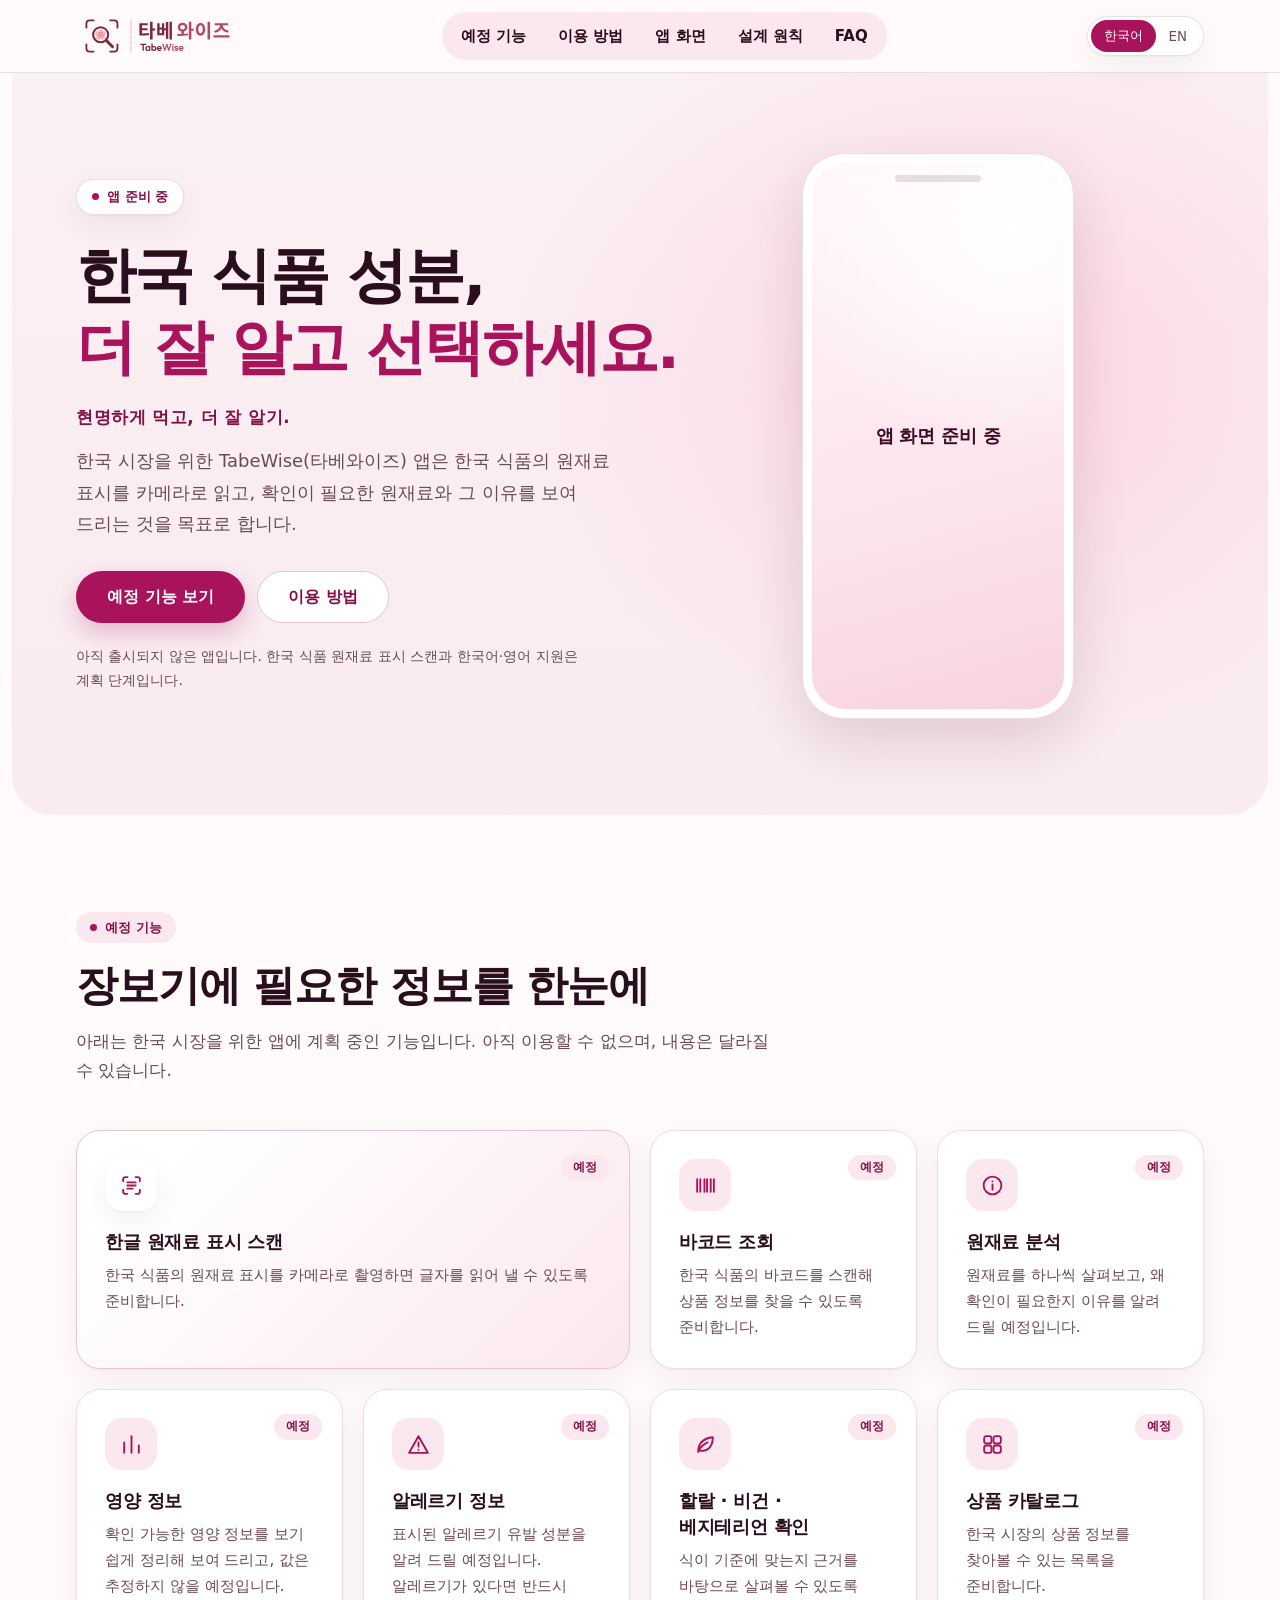
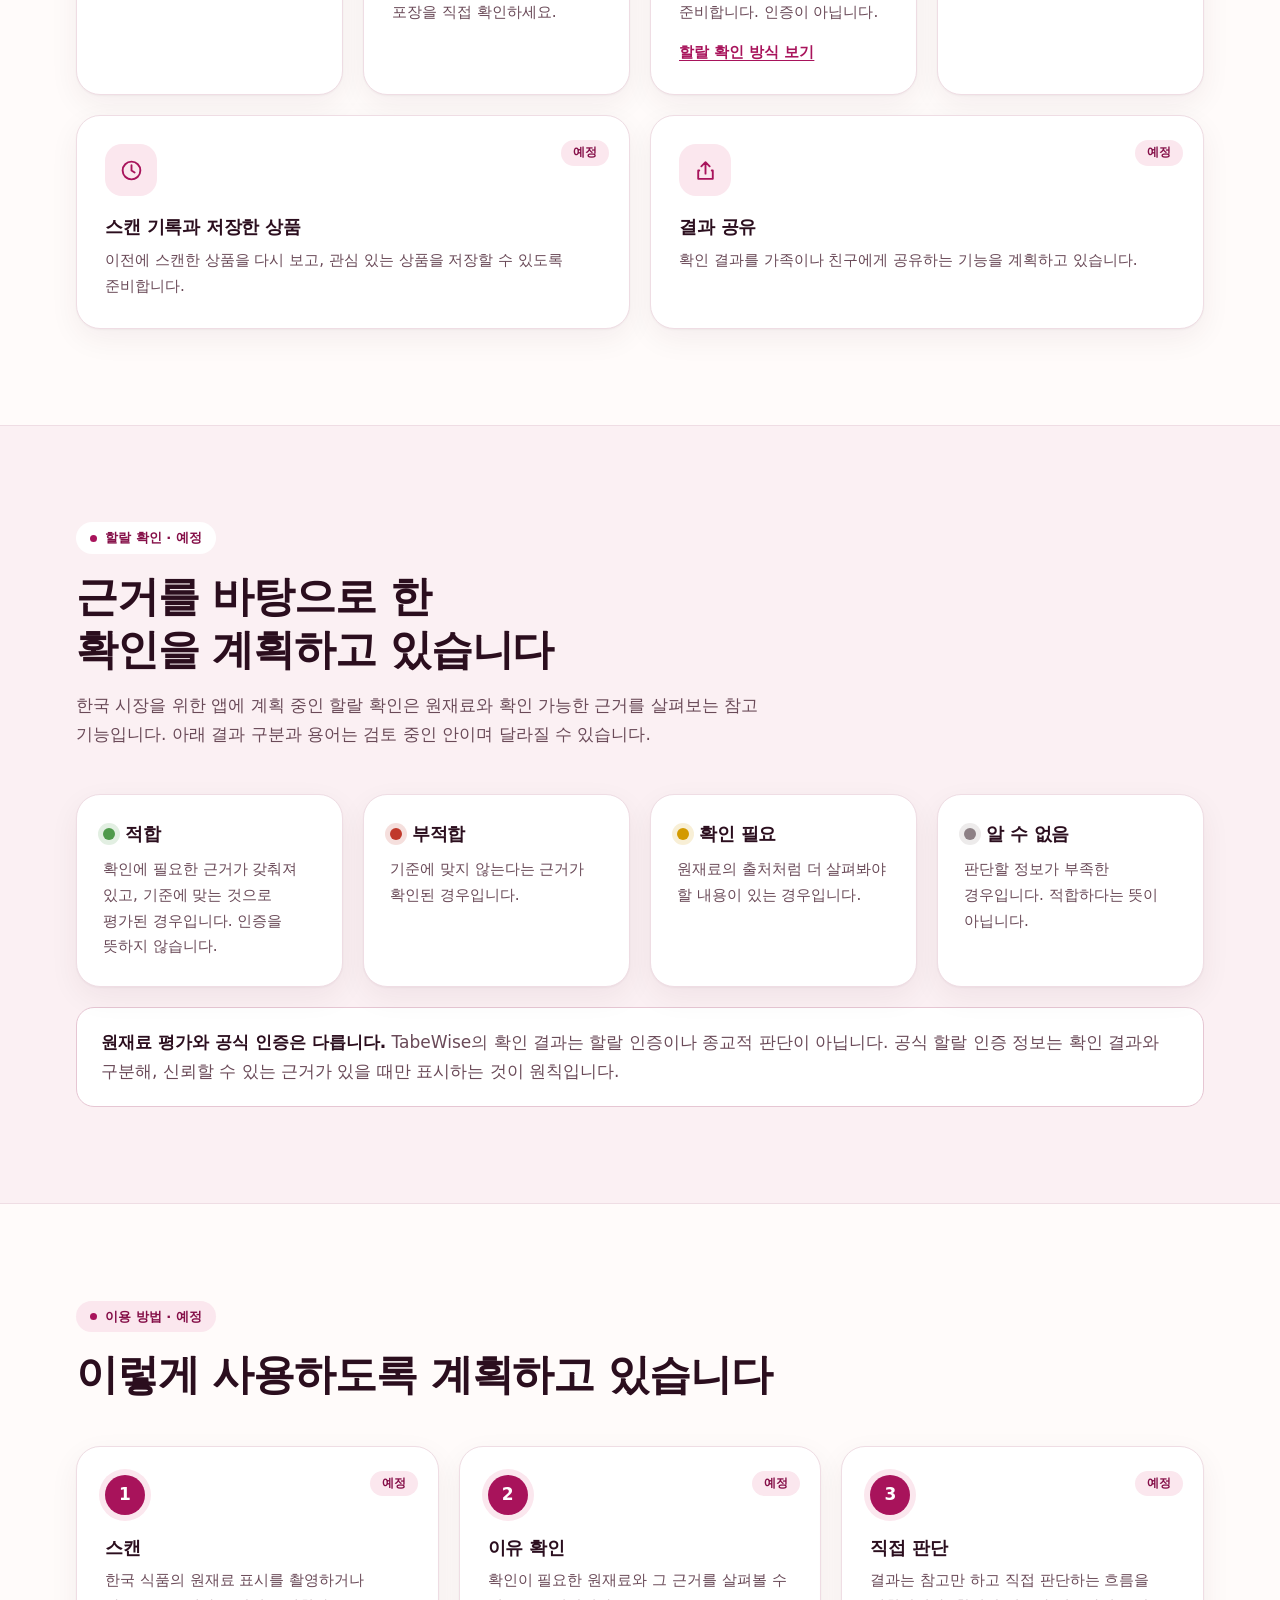
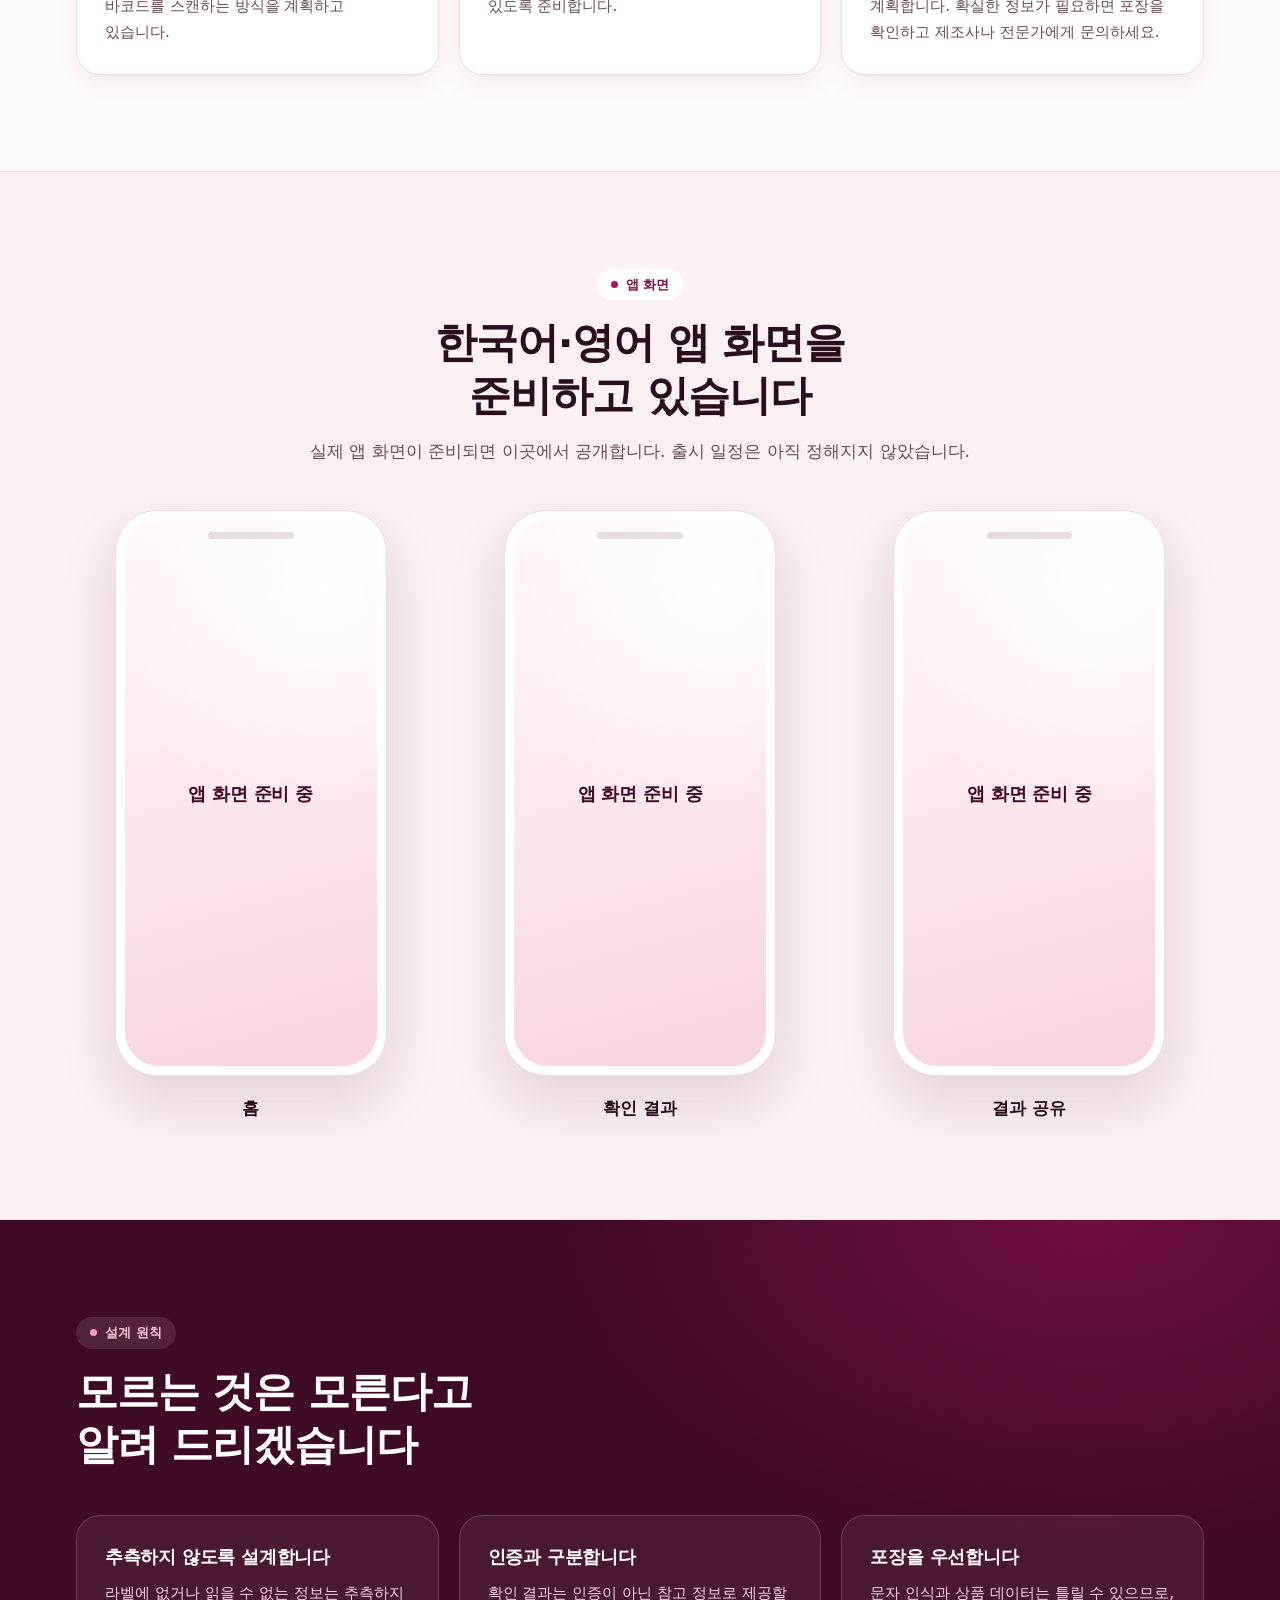
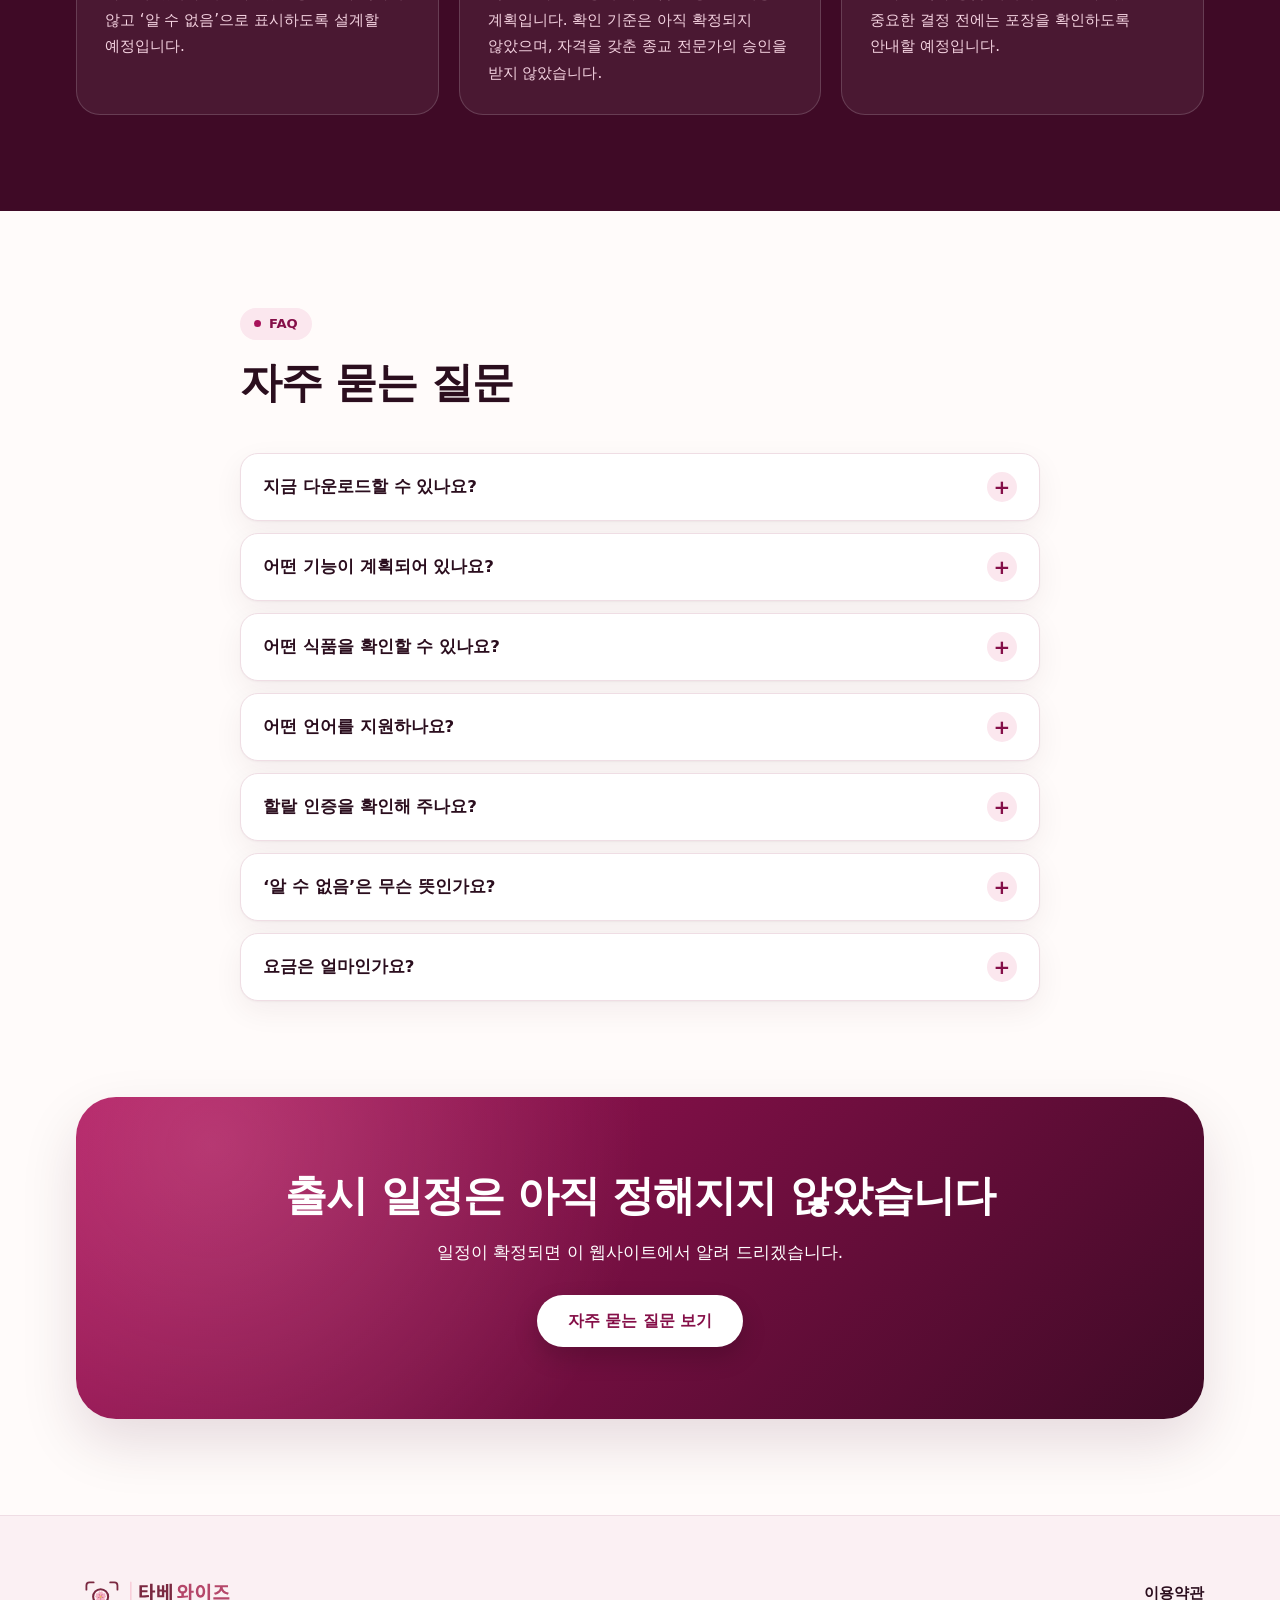
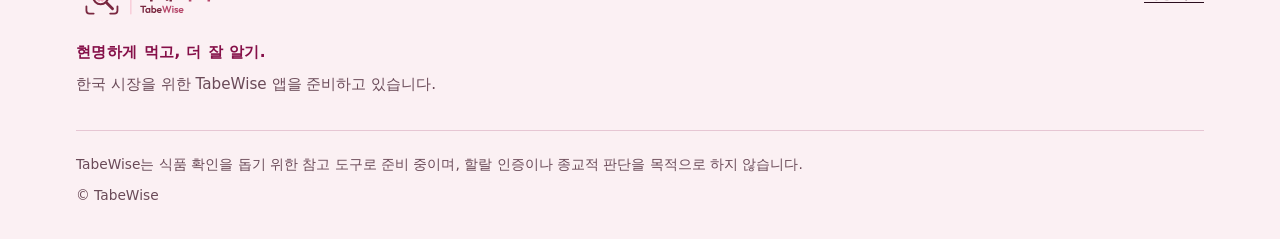
<file: index.html>
<!DOCTYPE html>
<html lang="ko">
<head>
<meta charset="utf-8">
<meta name="color-scheme" content="light">
<meta name="viewport" content="width=device-width, initial-scale=1">
<title>TabeWise 타베와이즈 | 한국 식품 성분 확인 앱 준비 중</title>
<meta name="description" content="TabeWise(타베와이즈)는 한국 식품의 원재료 표시를 이해하도록 돕는, 한국 시장을 위한 앱을 준비하고 있습니다. 한국 식품 원재료 표시 스캔과 한국어·영어 지원을 계획하고 있으며, 아직 출시되지 않았습니다.">
<meta name="theme-color" content="#fff2f7">
<link rel="icon" type="image/svg+xml" href="images/favicon.svg">
<link rel="icon" type="image/png" sizes="32x32" href="images/favicon-32.png">
<link rel="canonical" href="https://tabewisekr.github.io/">
<meta property="og:url" content="https://tabewisekr.github.io/">
<!-- Share image still required: add og:image and twitter:image once approved. -->
<meta property="og:type" content="website">
<meta property="og:site_name" content="TabeWise">
<meta property="og:locale" content="ko_KR">
<meta property="og:locale:alternate" content="en_US">
<meta property="og:title" content="TabeWise 타베와이즈 | 한국 식품 성분 확인 앱 준비 중">
<meta property="og:description" content="한국 식품 성분, 더 잘 알고 선택하세요. 원재료 표시 스캔과 한국어·영어 지원을 계획 중인 앱을 준비하고 있습니다.">
<meta name="twitter:card" content="summary">
<meta name="twitter:title" content="TabeWise 타베와이즈 | 한국 식품 성분 확인 앱 준비 중">
<meta name="twitter:description" content="한국 식품 성분, 더 잘 알고 선택하세요. 원재료 표시 스캔과 한국어·영어 지원을 계획 중인 앱을 준비하고 있습니다.">
<link rel="stylesheet" href="css/home.css?v=14">
<noscript><style>
/* Without JavaScript the menu button and language switch cannot work: show the links instead. */
.menu-btn,.lang{display:none}
@media(max-width:960px){
.nav{position:static}
section{scroll-margin-top:0}
.nav .wrap{height:auto;flex-wrap:wrap;padding-top:12px;padding-bottom:12px}
.nav nav{display:block;position:static;flex-basis:100%;margin:0;padding:0;border:0;box-shadow:none;max-height:none;overflow:visible}
.nav ul{flex-direction:row;flex-wrap:wrap}
.nav ul a{padding:10px 12px}
}
</style></noscript>
</head>
<body>
<a class="skip" href="#main" data-en="Skip to content">본문으로 건너뛰기</a>

<header class="nav">
  <div class="wrap">
    <a class="brand" href="#top" aria-label="TabeWise 타베와이즈"><img class="logo" src="images/tabewise-logo-animated.svg" width="166" height="52" alt="타베와이즈 TabeWise"></a>
    <button class="menu-btn" type="button" aria-expanded="false" aria-controls="site-nav" aria-label="메뉴" data-aria-en="Menu"><span></span><span></span></button>
    <nav id="site-nav" aria-label="주요 메뉴" data-aria-en="Main"><ul><li><a href="#features" data-en="Planned features">예정 기능</a></li><li><a href="#how" data-en="How it works">이용 방법</a></li><li><a href="#preview" data-en="App screens">앱 화면</a></li><li><a href="#trust" data-en="Design principles">설계 원칙</a></li><li><a href="#faq" data-en="FAQ">FAQ</a></li></ul></nav>
    <div class="lang" role="group" aria-label="언어" data-aria-en="Language"><button type="button" data-lang="ko" aria-pressed="true" lang="ko">한국어</button><button type="button" data-lang="en" aria-pressed="false" lang="en">EN</button></div>
  </div>
</header>

<main id="main">

<section class="hero" id="top">
  <div class="wrap">
    <div class="hero-text">
      <p class="status" data-en="App in Preparation">앱 준비 중</p>
      <h1 data-en="Understand Korean food ingredients.<br><em>Choose better.</em>">한국 식품 성분,<br><em>더 잘 알고 선택하세요.</em></h1>
      <p class="tagline" data-en="Eat Smart. Know Better.">현명하게 먹고, 더 잘 알기.</p>
      <p class="lead" data-en="The TabeWise app for South Korea is being designed to read Korean ingredient labels with your camera and show which ingredients to check, and why.">한국 시장을 위한 TabeWise(타베와이즈) 앱은 한국 식품의 원재료 표시를 카메라로 읽고, 확인이 필요한 원재료와 그 이유를 보여 드리는 것을 목표로 합니다.</p>
      <div class="cta"><a class="btn primary" href="#features" data-en="See planned features">예정 기능 보기</a><a class="btn ghost" href="#how" data-en="How it works">이용 방법</a></div>
      <p class="note" data-en="The app is not released yet. Korean ingredient label scanning and Korean and English support are planned.">아직 출시되지 않은 앱입니다. 한국 식품 원재료 표시 스캔과 한국어·영어 지원은 계획 단계입니다.</p>
    </div>
    <div class="hero-art"><figure class="shot" data-shot="hero" data-image-ko="" data-image-en="">
  <div class="phone"><div class="screen">
    <div class="slot"><strong data-en="App Preview in Preparation">앱 화면 준비 중</strong></div>
    <img class="shot-img" hidden width="1080" height="2400" alt="" data-alt-ko="홈 화면" data-alt-en="Home screen">
  </div></div>
</figure></div>
  </div>
</section>

<section id="features">
  <div class="wrap">
    <header class="shead"><p class="eyebrow" data-en="Planned features">예정 기능</p><h2 data-en="What you need to know while shopping">장보기에 필요한 정보를 한눈에</h2><p class="sub" data-en="These features are planned for the app for South Korea. They are not available yet and may change.">아래는 한국 시장을 위한 앱에 계획 중인 기능입니다. 아직 이용할 수 없으며, 내용은 달라질 수 있습니다.</p></header>
    <div class="bento">
      <article class="card wide tint"><span class="ic" aria-hidden="true"><svg viewBox="0 0 24 24" focusable="false"><path d="M4 8V6a2 2 0 0 1 2-2h2M16 4h2a2 2 0 0 1 2 2v2M20 16v2a2 2 0 0 1-2 2h-2M8 20H6a2 2 0 0 1-2-2v-2M8 9h8M8 12h8M8 15h5"/></svg></span><span class="badge" data-en="Planned">예정</span><h3 data-en="Korean ingredient label scanning">한글 원재료 표시 스캔</h3><p data-en="Will read the text of a Korean ingredient label from a camera photo.">한국 식품의 원재료 표시를 카메라로 촬영하면 글자를 읽어 낼 수 있도록 준비합니다.</p></article>
      <article class="card"><span class="ic" aria-hidden="true"><svg viewBox="0 0 24 24" focusable="false"><path d="M4 6v12M7 6v12M11 6v12M13.5 6v12M17 6v12M20 6v12"/></svg></span><span class="badge" data-en="Planned">예정</span><h3 data-en="Barcode lookup">바코드 조회</h3><p data-en="Will find product information from a Korean product barcode.">한국 식품의 바코드를 스캔해 상품 정보를 찾을 수 있도록 준비합니다.</p></article>
      <article class="card"><span class="ic" aria-hidden="true"><svg viewBox="0 0 24 24" focusable="false"><circle cx="12" cy="12" r="8.5"/><path d="M12 11v5M12 8h.01"/></svg></span><span class="badge" data-en="Planned">예정</span><h3 data-en="Ingredient analysis">원재료 분석</h3><p data-en="Will go through ingredients one by one and explain why any need checking.">원재료를 하나씩 살펴보고, 왜 확인이 필요한지 이유를 알려 드릴 예정입니다.</p></article>
      <article class="card"><span class="ic" aria-hidden="true"><svg viewBox="0 0 24 24" focusable="false"><path d="M5 20V10M12 20V4M19 20v-7"/></svg></span><span class="badge" data-en="Planned">예정</span><h3 data-en="Nutrition information">영양 정보</h3><p data-en="Will present available nutrition values clearly, without estimating any.">확인 가능한 영양 정보를 보기 쉽게 정리해 보여 드리고, 값은 추정하지 않을 예정입니다.</p></article>
      <article class="card"><span class="ic" aria-hidden="true"><svg viewBox="0 0 24 24" focusable="false"><path d="M12 4 3 20h18L12 4zM12 10v4M12 17h.01"/></svg></span><span class="badge" data-en="Planned">예정</span><h3 data-en="Allergen information">알레르기 정보</h3><p data-en="Will show declared allergens. If you have an allergy, always read the package.">표시된 알레르기 유발 성분을 알려 드릴 예정입니다. 알레르기가 있다면 반드시 포장을 직접 확인하세요.</p></article>
      <article class="card"><span class="ic" aria-hidden="true"><svg viewBox="0 0 24 24" focusable="false"><path d="M5 19c0-8 5-13 14-14 0 9-5 14-12 13M5 19c2-5 5-7 9-9"/></svg></span><span class="badge" data-en="Planned">예정</span><h3 data-en="Halal, vegan and vegetarian screening">할랄 · 비건 · 베지테리언 확인</h3><p data-en="Will assess products against dietary needs using evidence. This is not certification.">식이 기준에 맞는지 근거를 바탕으로 살펴볼 수 있도록 준비합니다. 인증이 아닙니다.</p><a class="more" href="#halal" data-en="How Halal screening is planned">할랄 확인 방식 보기</a></article>
      <article class="card"><span class="ic" aria-hidden="true"><svg viewBox="0 0 24 24" focusable="false"><rect x="4" y="4" width="7" height="7" rx="2"/><rect x="13" y="4" width="7" height="7" rx="2"/><rect x="4" y="13" width="7" height="7" rx="2"/><rect x="13" y="13" width="7" height="7" rx="2"/></svg></span><span class="badge" data-en="Planned">예정</span><h3 data-en="Product catalogue">상품 카탈로그</h3><p data-en="A catalogue of product information for the South Korean market is planned.">한국 시장의 상품 정보를 찾아볼 수 있는 목록을 준비합니다.</p></article>
      <article class="card wide"><span class="ic" aria-hidden="true"><svg viewBox="0 0 24 24" focusable="false"><path d="M12 7v5l3 2"/><circle cx="12" cy="12" r="8.5"/></svg></span><span class="badge" data-en="Planned">예정</span><h3 data-en="Scan history and saved products">스캔 기록과 저장한 상품</h3><p data-en="Will let you revisit past scans and save products you care about.">이전에 스캔한 상품을 다시 보고, 관심 있는 상품을 저장할 수 있도록 준비합니다.</p></article>
      <article class="card wide"><span class="ic" aria-hidden="true"><svg viewBox="0 0 24 24" focusable="false"><path d="M12 15V4M8 8l4-4 4 4M6 12H5v8h14v-8h-1"/></svg></span><span class="badge" data-en="Planned">예정</span><h3 data-en="Share scan results">결과 공유</h3><p data-en="Sharing a scan result with family or friends is planned.">확인 결과를 가족이나 친구에게 공유하는 기능을 계획하고 있습니다.</p></article>
    </div>
  </div>
</section>

<section id="halal" class="soft">
  <div class="wrap">
    <header class="shead"><p class="eyebrow" data-en="Halal screening · Planned">할랄 확인 · 예정</p><h2 data-en="Screening planned around evidence">근거를 바탕으로 한 확인을 계획하고 있습니다</h2><p class="sub" data-en="Planned Halal screening is a reference feature that looks at ingredients and available evidence. The result states and wording below are proposals under review and may change.">한국 시장을 위한 앱에 계획 중인 할랄 확인은 원재료와 확인 가능한 근거를 살펴보는 참고 기능입니다. 아래 결과 구분과 용어는 검토 중인 안이며 달라질 수 있습니다.</p></header>
    <ul class="states">
      <li class="s-ok"><h3 data-en="Suitable">적합</h3><p data-en="The evidence needed is available and the product is assessed as meeting the criteria. This does not mean certified.">확인에 필요한 근거가 갖춰져 있고, 기준에 맞는 것으로 평가된 경우입니다. 인증을 뜻하지 않습니다.</p></li>
      <li class="s-no"><h3 data-en="Not suitable">부적합</h3><p data-en="There is evidence that the product does not meet the criteria.">기준에 맞지 않는다는 근거가 확인된 경우입니다.</p></li>
      <li class="s-check"><h3 data-en="Needs review">확인 필요</h3><p data-en="Something needs a closer look, such as where an ingredient comes from.">원재료의 출처처럼 더 살펴봐야 할 내용이 있는 경우입니다.</p></li>
      <li class="s-unknown"><h3 data-en="Unknown">알 수 없음</h3><p data-en="There is not enough information to assess it. It does not mean suitable.">판단할 정보가 부족한 경우입니다. 적합하다는 뜻이 아닙니다.</p></li>
    </ul>
    <p class="distinct" data-en="<strong>An ingredient assessment is not official certification.</strong> TabeWise results are not Halal certification or a religious ruling. Our principle is to show official Halal certification information separately from assessment results, and only with reliable evidence."><strong>원재료 평가와 공식 인증은 다릅니다.</strong> TabeWise의 확인 결과는 할랄 인증이나 종교적 판단이 아닙니다. 공식 할랄 인증 정보는 확인 결과와 구분해, 신뢰할 수 있는 근거가 있을 때만 표시하는 것이 원칙입니다.</p>
  </div>
</section>

<section id="how">
  <div class="wrap">
    <header class="shead"><p class="eyebrow" data-en="How it works · Planned">이용 방법 · 예정</p><h2 data-en="How it is planned to work">이렇게 사용하도록 계획하고 있습니다</h2></header>
    <ol class="steps">
      <li><span class="num" aria-hidden="true">1</span><span class="badge" data-en="Planned">예정</span><h3 data-en="Scan">스캔</h3><p data-en="You would photograph the ingredient label on Korean food or scan its barcode.">한국 식품의 원재료 표시를 촬영하거나 바코드를 스캔하는 방식을 계획하고 있습니다.</p></li>
      <li><span class="num" aria-hidden="true">2</span><span class="badge" data-en="Planned">예정</span><h3 data-en="Review">이유 확인</h3><p data-en="You would be able to look at flagged ingredients and the reasons.">확인이 필요한 원재료와 그 근거를 살펴볼 수 있도록 준비합니다.</p></li>
      <li><span class="num" aria-hidden="true">3</span><span class="badge" data-en="Planned">예정</span><h3 data-en="Decide">직접 판단</h3><p data-en="You would use the result as a reference and decide yourself. For certainty, check the package and ask the maker or a qualified adviser.">결과는 참고만 하고 직접 판단하는 흐름을 계획합니다. 확실한 정보가 필요하면 포장을 확인하고 제조사나 전문가에게 문의하세요.</p></li>
    </ol>
  </div>
</section>

<section id="preview">
  <div class="wrap">
    <header class="shead"><p class="eyebrow" data-en="App screens">앱 화면</p><h2 data-en="Korean and English app screens are in preparation">한국어·영어 앱 화면을 준비하고 있습니다</h2><p class="sub" data-en="Real app screens will appear here when they are ready. No release date is set.">실제 앱 화면이 준비되면 이곳에서 공개합니다. 출시 일정은 아직 정해지지 않았습니다.</p></header>
    <div class="shots">
      <figure class="shot" data-shot="home" data-image-ko="" data-image-en="">
  <div class="phone"><div class="screen">
    <div class="slot"><strong data-en="App Preview in Preparation">앱 화면 준비 중</strong></div>
    <img class="shot-img" hidden width="1080" height="2400" alt="" data-alt-ko="홈 화면" data-alt-en="Home screen">
  </div></div>
  <figcaption data-en="Home">홈</figcaption>
</figure>
      <figure class="shot" data-shot="result" data-image-ko="" data-image-en="">
  <div class="phone"><div class="screen">
    <div class="slot"><strong data-en="App Preview in Preparation">앱 화면 준비 중</strong></div>
    <img class="shot-img" hidden width="1080" height="2400" alt="" data-alt-ko="확인 결과 화면" data-alt-en="Result screen">
  </div></div>
  <figcaption data-en="Result">확인 결과</figcaption>
</figure>
      <figure class="shot" data-shot="share" data-image-ko="" data-image-en="">
  <div class="phone"><div class="screen">
    <div class="slot"><strong data-en="App Preview in Preparation">앱 화면 준비 중</strong></div>
    <img class="shot-img" hidden width="1080" height="2400" alt="" data-alt-ko="결과 공유 화면" data-alt-en="Share screen">
  </div></div>
  <figcaption data-en="Share results">결과 공유</figcaption>
</figure>
    </div>
  </div>
</section>

<section id="trust" class="deep">
  <div class="wrap">
    <header class="shead"><p class="eyebrow" data-en="Design principles">설계 원칙</p><h2 data-en="When we don't know, we intend to say so">모르는 것은 모른다고 알려 드리겠습니다</h2></header>
    <ul class="principles">
      <li><h3 data-en="Designed not to guess">추측하지 않도록 설계합니다</h3><p data-en="We plan to design the app so that missing or unreadable information is shown as Unknown, never guessed.">라벨에 없거나 읽을 수 없는 정보는 추측하지 않고 ‘알 수 없음’으로 표시하도록 설계할 예정입니다.</p></li>
      <li><h3 data-en="Kept separate from certification">인증과 구분합니다</h3><p data-en="Results are planned as reference information, not certification. Screening rules are not final and no qualified religious adviser has approved them.">확인 결과는 인증이 아닌 참고 정보로 제공할 계획입니다. 확인 기준은 아직 확정되지 않았으며, 자격을 갖춘 종교 전문가의 승인을 받지 않았습니다.</p></li>
      <li><h3 data-en="The package comes first">포장을 우선합니다</h3><p data-en="Because text recognition and product data can be wrong, the app is planned to remind people to check the package before important decisions.">문자 인식과 상품 데이터는 틀릴 수 있으므로, 중요한 결정 전에는 포장을 확인하도록 안내할 예정입니다.</p></li>
    </ul>
  </div>
</section>

<section id="faq">
  <div class="wrap narrow">
    <header class="shead"><p class="eyebrow" data-en="FAQ">FAQ</p><h2 data-en="Common questions">자주 묻는 질문</h2></header>
    <div class="faq">
      <details><summary data-en="Can I download it now?">지금 다운로드할 수 있나요?</summary><p data-en="No. It is not released and no release date is set.">아니요. 아직 출시되지 않았으며 출시일은 정해지지 않았습니다.</p></details>
      <details><summary data-en="Which features are planned?">어떤 기능이 계획되어 있나요?</summary><p data-en="Barcode lookup, Korean label scanning, ingredient analysis, nutrition and allergen information, Halal, vegan and vegetarian screening, a product catalogue, scan history and saved products, and result sharing. None is available yet.">바코드 조회, 한글 원재료 표시 스캔, 원재료 분석, 영양 및 알레르기 정보, 할랄·비건·베지테리언 확인, 상품 카탈로그, 스캔 기록과 저장, 결과 공유입니다. 아직 이용할 수 없습니다.</p></details>
      <details><summary data-en="Which products will it cover?">어떤 식품을 확인할 수 있나요?</summary><p data-en="It is being prepared for Korean food products and Korean-language ingredient labels. Coverage is not confirmed yet.">한국 식품과 한글 원재료 표시를 대상으로 준비하고 있습니다. 지원 범위는 아직 확정되지 않았습니다.</p></details>
      <details><summary data-en="Which languages will it support?">어떤 언어를 지원하나요?</summary><p data-en="Korean and English support is planned.">한국어와 영어를 지원할 예정입니다.</p></details>
      <details><summary data-en="Does it certify or verify Halal products?">할랄 인증을 확인해 주나요?</summary><p data-en="TabeWise is not a certification body and its results are not Halal certification. Our principle is to show official Halal certification information separately from assessment results, and only with reliable evidence. How it will be displayed is still under review.">TabeWise는 인증 기관이 아니며, 확인 결과는 할랄 인증이 아닙니다. 공식 할랄 인증 정보는 확인 결과와 구분해, 신뢰할 수 있는 근거가 있을 때만 표시하는 것이 원칙입니다. 구체적인 표시 방법은 아직 검토 중입니다.</p></details>
      <details><summary data-en="What does “Unknown” mean?">‘알 수 없음’은 무슨 뜻인가요?</summary><p data-en="There is not enough information to assess the product. It does not mean suitable or Halal, so check the package or ask the maker.">판단할 정보가 부족하다는 뜻입니다. 적합하거나 할랄이라는 의미가 아니므로 포장을 확인하거나 제조사에 문의하세요.</p></details>
      <details><summary data-en="What will it cost?">요금은 얼마인가요?</summary><p data-en="Pricing has not been decided.">가격은 아직 정해지지 않았습니다.</p></details>
    </div>
  </div>
</section>

<section class="closing">
  <div class="wrap">
    <div class="panel">

      <h2 data-en="No release date has been set">출시 일정은 아직 정해지지 않았습니다</h2>
      <p data-en="We will announce it on this website once it is confirmed.">일정이 확정되면 이 웹사이트에서 알려 드리겠습니다.</p>
      <a class="btn white" href="#faq" data-en="Read the FAQ">자주 묻는 질문 보기</a>
    </div>
  </div>
</section>

</main>

<footer>
  <div class="wrap">
    <a class="brand" href="#top" aria-label="TabeWise 타베와이즈"><img class="logo" src="images/tabewise-logo-animated.svg" width="166" height="52" alt="타베와이즈 TabeWise"></a>
    <p class="tagline" data-en="Eat Smart. Know Better.">현명하게 먹고, 더 잘 알기.</p>
    <p class="prep" data-en="A TabeWise app for South Korea is in preparation.">한국 시장을 위한 TabeWise 앱을 준비하고 있습니다.</p>
    <nav class="legal-links" aria-label="법적 고지" data-aria-en="Legal"><a href="terms.html" data-href-en="terms-en.html" data-en="Terms of Service">이용약관</a></nav>
    <p class="small" data-en="TabeWise is being prepared as a reference tool to help people check food. It is not intended as Halal certification or a religious ruling.">TabeWise는 식품 확인을 돕기 위한 참고 도구로 준비 중이며, 할랄 인증이나 종교적 판단을 목적으로 하지 않습니다.</p>
    <p class="small">© TabeWise</p>
  </div>
</footer>

<!-- If the script cannot load, the "nojs" styles show the menu links. -->
<script src="js/main.js?v=21" onerror="document.documentElement.classList.add('nojs')"></script>
</body>
</html>
</file>
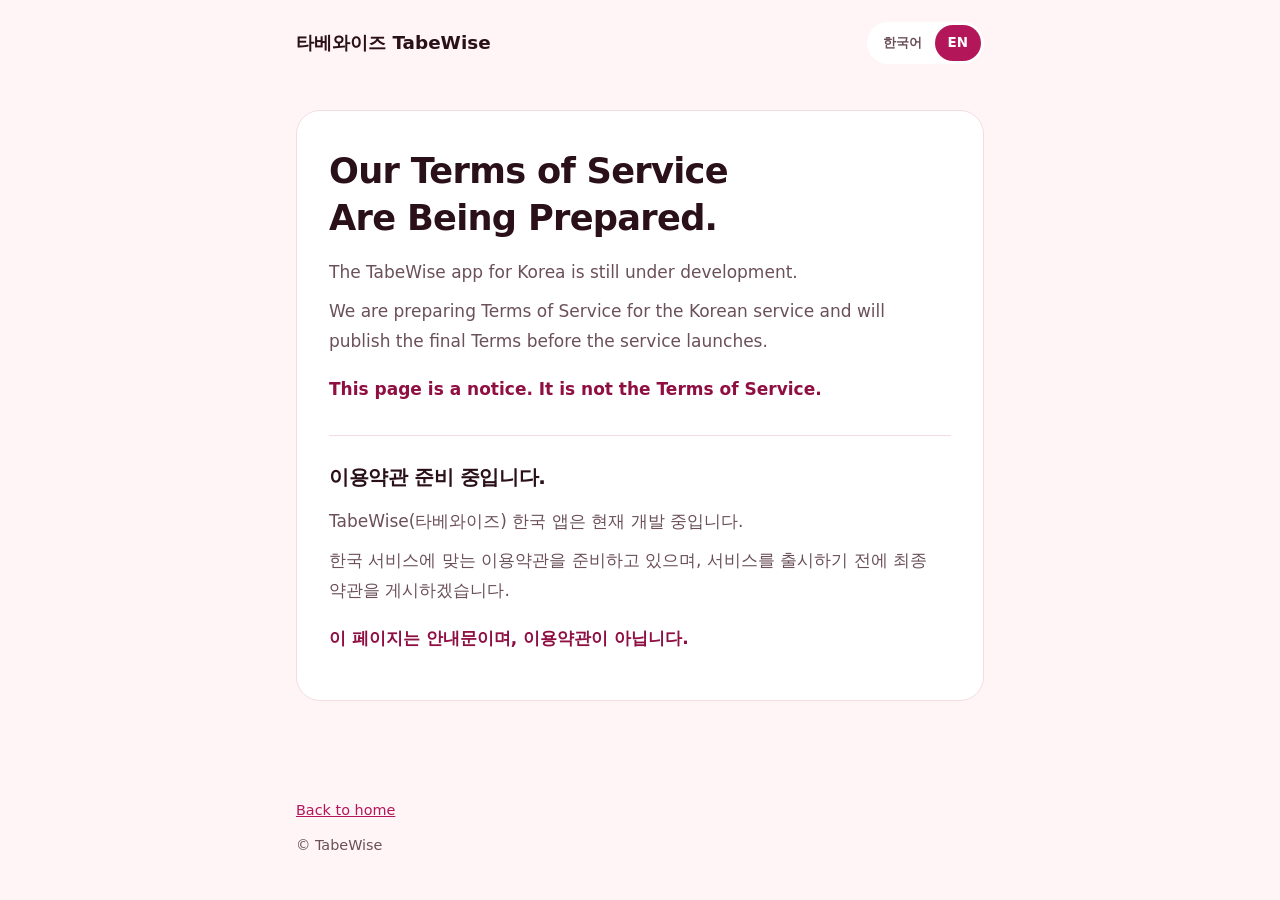
<file: terms-en.html>
<!DOCTYPE html>
<html lang="en">
<head>
<meta charset="utf-8">
<meta name="color-scheme" content="light">
<meta name="viewport" content="width=device-width, initial-scale=1">
<title>Terms of Service in preparation | TabeWise</title>
<meta name="description" content="Our Terms of Service Are Being Prepared. The TabeWise app for Korea is still under development. We are preparing Terms of Service for the Korean service and will publish the final Terms before the service launches.">
<meta name="theme-color" content="#fff4f6">
<!-- Neutral temporary icon until the Korean brand assets are approved. -->
<link rel="icon" href="data:image/svg+xml,%3Csvg xmlns='http://www.w3.org/2000/svg' viewBox='0 0 32 32'%3E%3Crect width='32' height='32' rx='8' fill='%23b3175a'/%3E%3C/svg%3E">
<link rel="alternate" hreflang="ko" href="terms.html">
<link rel="alternate" hreflang="en" href="terms-en.html">
<!-- Temporary notice (TABEWISE-73). Self-contained: it uses no shared stylesheet or image. Not legal text. -->
<style>
*{box-sizing:border-box}
body{margin:0;background:#fff4f6;color:#2a1019;font:400 17px/1.75 Pretendard,-apple-system,BlinkMacSystemFont,"Apple SD Gothic Neo","Noto Sans KR","Malgun Gothic",system-ui,sans-serif;word-break:keep-all;overflow-wrap:break-word;min-height:100vh;display:flex;flex-direction:column}
a{color:#b3175a}a:focus-visible{outline:3px solid #b3175a;outline-offset:3px}
header,footer,main{width:100%;max-width:728px;margin:0 auto;padding:0 20px}
header{display:flex;justify-content:space-between;align-items:center;gap:12px;padding-top:22px;padding-bottom:22px}
.brand{font-weight:800;font-size:1.15rem;color:#2a1019;text-decoration:none;white-space:nowrap}
nav{display:flex;background:#fff;border-radius:999px;padding:3px}
nav a{padding:6px 13px;border-radius:999px;font-size:.84rem;font-weight:700;text-decoration:none;color:#6b5059;white-space:nowrap}
nav a[aria-current]{background:#b3175a;color:#fff}
main{flex:1;padding-top:24px;padding-bottom:48px}
.card{background:#fff;border:1px solid #f3dde3;border-radius:24px;padding:36px 32px}
h1,h2{line-height:1.35;letter-spacing:-.02em;margin:0 0 16px;text-wrap:balance}
h1{font-size:clamp(1.6rem,5vw,2.2rem)}h2{font-size:1.25rem}
p{margin:0 0 10px;color:#6b5059}
.note{margin-top:18px;font-weight:700;color:#8f0f42}
.secondary{border-top:1px solid #f3dde3;margin-top:30px;padding-top:28px}
footer{padding-bottom:32px;font-size:.9rem;color:#6b5059}
@media(max-width:480px){.card{padding:28px 20px}}
</style>
</head>
<body>
<header>
  <a class="brand" href="index.html">타베와이즈 TabeWise</a>
  <nav aria-label="Language"><a href="terms.html" lang="ko" hreflang="ko">한국어</a><a href="terms-en.html" lang="en" hreflang="en" aria-current="page">EN</a></nav>
</header>
<main>
  <div class="card">
    <section class="primary" lang="en">
      <h1>Our Terms of Service Are Being Prepared.</h1>
      <p>The TabeWise app for Korea is still under development.</p>
      <p>We are preparing Terms of Service for the Korean service and will publish the final Terms before the service launches.</p>
      <p class="note">This page is a notice. It is not the Terms of Service.</p>
    </section>
    <section class="secondary" lang="ko">
      <h2>이용약관 준비 중입니다.</h2>
      <p>TabeWise(타베와이즈) 한국 앱은 현재 개발 중입니다.</p>
      <p>한국 서비스에 맞는 이용약관을 준비하고 있으며, 서비스를 출시하기 전에 최종 약관을 게시하겠습니다.</p>
      <p class="note">이 페이지는 안내문이며, 이용약관이 아닙니다.</p>
    </section>
  </div>
</main>
<footer>
  <p><a href="index.html">Back to home</a></p>
  <p>© TabeWise</p>
</footer>
</body>
</html>
</file>
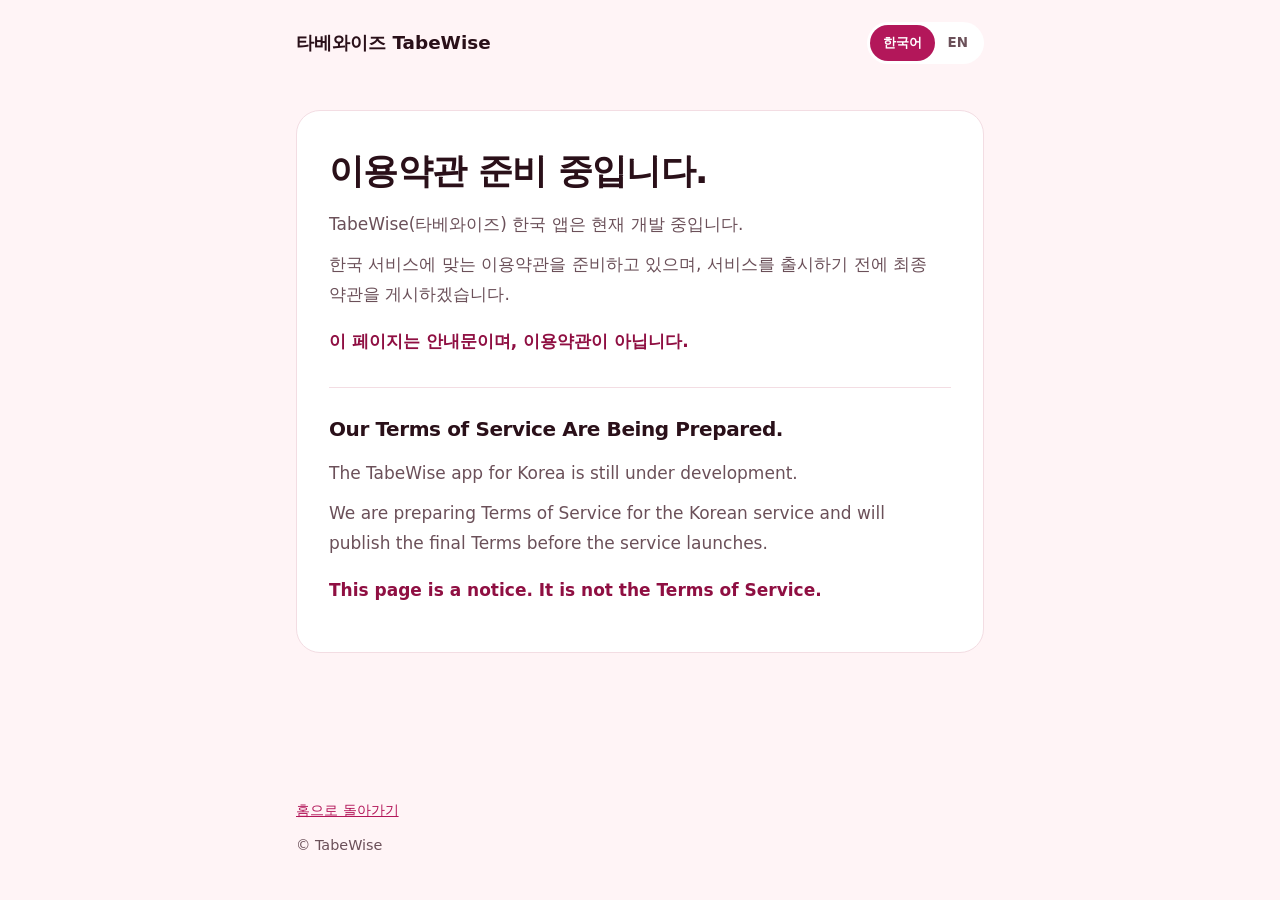
<file: terms.html>
<!DOCTYPE html>
<html lang="ko">
<head>
<meta charset="utf-8">
<meta name="color-scheme" content="light">
<meta name="viewport" content="width=device-width, initial-scale=1">
<title>이용약관 준비 중 | TabeWise</title>
<meta name="description" content="이용약관 준비 중입니다. TabeWise(타베와이즈) 한국 앱은 현재 개발 중입니다. 한국 서비스에 맞는 이용약관을 준비하고 있으며, 서비스를 출시하기 전에 최종 약관을 게시하겠습니다.">
<meta name="theme-color" content="#fff4f6">
<!-- Neutral temporary icon until the Korean brand assets are approved. -->
<link rel="icon" href="data:image/svg+xml,%3Csvg xmlns='http://www.w3.org/2000/svg' viewBox='0 0 32 32'%3E%3Crect width='32' height='32' rx='8' fill='%23b3175a'/%3E%3C/svg%3E">
<link rel="alternate" hreflang="ko" href="terms.html">
<link rel="alternate" hreflang="en" href="terms-en.html">
<!-- Temporary notice (TABEWISE-73). Self-contained: it uses no shared stylesheet or image. Not legal text. -->
<style>
*{box-sizing:border-box}
body{margin:0;background:#fff4f6;color:#2a1019;font:400 17px/1.75 Pretendard,-apple-system,BlinkMacSystemFont,"Apple SD Gothic Neo","Noto Sans KR","Malgun Gothic",system-ui,sans-serif;word-break:keep-all;overflow-wrap:break-word;min-height:100vh;display:flex;flex-direction:column}
a{color:#b3175a}a:focus-visible{outline:3px solid #b3175a;outline-offset:3px}
header,footer,main{width:100%;max-width:728px;margin:0 auto;padding:0 20px}
header{display:flex;justify-content:space-between;align-items:center;gap:12px;padding-top:22px;padding-bottom:22px}
.brand{font-weight:800;font-size:1.15rem;color:#2a1019;text-decoration:none;white-space:nowrap}
nav{display:flex;background:#fff;border-radius:999px;padding:3px}
nav a{padding:6px 13px;border-radius:999px;font-size:.84rem;font-weight:700;text-decoration:none;color:#6b5059;white-space:nowrap}
nav a[aria-current]{background:#b3175a;color:#fff}
main{flex:1;padding-top:24px;padding-bottom:48px}
.card{background:#fff;border:1px solid #f3dde3;border-radius:24px;padding:36px 32px}
h1,h2{line-height:1.35;letter-spacing:-.02em;margin:0 0 16px;text-wrap:balance}
h1{font-size:clamp(1.6rem,5vw,2.2rem)}h2{font-size:1.25rem}
p{margin:0 0 10px;color:#6b5059}
.note{margin-top:18px;font-weight:700;color:#8f0f42}
.secondary{border-top:1px solid #f3dde3;margin-top:30px;padding-top:28px}
footer{padding-bottom:32px;font-size:.9rem;color:#6b5059}
@media(max-width:480px){.card{padding:28px 20px}}
</style>
</head>
<body>
<header>
  <a class="brand" href="index.html">타베와이즈 TabeWise</a>
  <nav aria-label="언어"><a href="terms.html" lang="ko" hreflang="ko" aria-current="page">한국어</a><a href="terms-en.html" lang="en" hreflang="en">EN</a></nav>
</header>
<main>
  <div class="card">
    <section class="primary" lang="ko">
      <h1>이용약관 준비 중입니다.</h1>
      <p>TabeWise(타베와이즈) 한국 앱은 현재 개발 중입니다.</p>
      <p>한국 서비스에 맞는 이용약관을 준비하고 있으며, 서비스를 출시하기 전에 최종 약관을 게시하겠습니다.</p>
      <p class="note">이 페이지는 안내문이며, 이용약관이 아닙니다.</p>
    </section>
    <section class="secondary" lang="en">
      <h2>Our Terms of Service Are Being Prepared.</h2>
      <p>The TabeWise app for Korea is still under development.</p>
      <p>We are preparing Terms of Service for the Korean service and will publish the final Terms before the service launches.</p>
      <p class="note">This page is a notice. It is not the Terms of Service.</p>
    </section>
  </div>
</main>
<footer>
  <p><a href="index.html">홈으로 돌아가기</a></p>
  <p>© TabeWise</p>
</footer>
</body>
</html>
</file>
<file: css/home.css>
/* TabeWise Korea home page (TABEWISE-73). Berry palette, Korean-first typography.
   No web fonts are downloaded: Pretendard is used only if the visitor already has it. */
:root{
  /* brand */
  --rose:#a8135b; --rose-d:#850f48; --accent:#ff9dc0; --deep:#3f0a26;
  /* text */
  --ink:#2b0e1e; --muted:#6a4a58;
  /* supporting surfaces: warm white for most of the page, blush for alternate bands */
  --warm:#fffbfa; --blush:#fbf0f3; --soft:#fff2f7; --tint:#fbe7ee; --line:#efdde4; --line-2:#e6c6d3;
  /* shape */
  --r:24px; --r-sm:18px; --pill:999px;
  --shadow-sm:0 1px 2px rgba(63,10,38,.04),0 10px 30px rgba(63,10,38,.06);
  --shadow:0 24px 56px rgba(63,10,38,.13);
}
*{box-sizing:border-box}
html{scroll-behavior:smooth}
@media(prefers-reduced-motion:reduce){html{scroll-behavior:auto}}
body{margin:0;background:var(--warm);color:var(--ink);font:400 17px/1.7 "Pretendard Variable",Pretendard,-apple-system,BlinkMacSystemFont,"Apple SD Gothic Neo","Noto Sans KR","Malgun Gothic",system-ui,sans-serif;word-break:keep-all;overflow-wrap:break-word;-webkit-font-smoothing:antialiased}
img{max-width:100%}
a{color:var(--rose)}
:focus-visible{outline:3px solid var(--rose);outline-offset:3px}
.deep :focus-visible,.panel :focus-visible{outline-color:#fff}
[hidden]{display:none!important}
h1,h2,h3,p{margin:0}
h1,h2,h3{text-wrap:balance}
h1{font-size:clamp(2rem,5vw,3.75rem);line-height:1.2;letter-spacing:-.03em;font-weight:800}
h2{font-size:clamp(1.75rem,3.6vw,2.6rem);line-height:1.28;letter-spacing:-.025em;font-weight:800}
h3{font-size:1.15rem;line-height:1.4;letter-spacing:-.015em;font-weight:700}
.wrap{max-width:1176px;margin:0 auto;padding:0 24px}
.narrow{max-width:848px}
section{padding:96px 0;scroll-margin-top:72px}
.skip{position:absolute;left:-999px}.skip:focus{left:12px;top:12px;z-index:50;background:#fff;padding:8px 14px;border-radius:10px}

/* header */
.nav{position:sticky;top:0;z-index:20;background:rgba(255,251,250,.9);backdrop-filter:blur(14px);-webkit-backdrop-filter:blur(14px);border-bottom:1px solid var(--line)}
.nav .wrap{display:flex;align-items:center;gap:16px;height:72px}
.brand{display:inline-flex;flex:none;text-decoration:none;border-radius:12px}
.logo{display:block;width:166px;height:auto}
.nav nav{margin:0 auto}
.nav ul{display:flex;gap:2px;list-style:none;margin:0;padding:0}
.nav ul a{display:block;padding:8px 15px;border-radius:var(--pill);color:var(--ink);text-decoration:none;font-weight:600;font-size:.94rem;line-height:1.6;white-space:nowrap;transition:background-color .2s,color .2s}
.nav ul a:hover{background:#fff;color:var(--rose-d)}
.nav ul a.active{background:var(--rose);color:#fff}
.lang{display:flex;background:#fff;border:1px solid var(--line);border-radius:var(--pill);padding:3px;box-shadow:var(--shadow-sm)}
.lang button{border:0;background:none;border-radius:var(--pill);padding:7px 13px;font:700 .82rem/1 inherit;font-family:inherit;color:var(--muted);cursor:pointer;white-space:nowrap;transition:background-color .2s,color .2s}
.lang button:hover{background:var(--tint);color:var(--rose-d)}
.lang button[aria-pressed=true]{background:var(--rose);color:#fff}
.menu-btn{display:none;flex:none;width:42px;height:42px;border:1px solid var(--line);border-radius:50%;background:#fff;box-shadow:var(--shadow-sm);cursor:pointer;position:relative}
.menu-btn span{position:absolute;left:12px;right:12px;height:2px;border-radius:2px;background:var(--ink);transition:.2s}
.menu-btn span:first-child{top:15px}.menu-btn span:last-child{top:23px}
.menu-btn[aria-expanded=true] span:first-child{top:19px;transform:rotate(45deg)}
.menu-btn[aria-expanded=true] span:last-child{top:19px;transform:rotate(-45deg)}

/* buttons: one height, one shape */
.btn{display:inline-flex;align-items:center;justify-content:center;min-height:52px;padding:0 30px;border-radius:var(--pill);border:1.5px solid transparent;font-weight:700;font-size:1rem;line-height:1.4;text-align:center;text-decoration:none;transition:background-color .2s,border-color .2s,box-shadow .2s,transform .2s}
.btn.primary{background:var(--rose);color:#fff;box-shadow:0 10px 24px rgba(168,19,91,.24)}
.btn.primary:hover{background:var(--rose-d);box-shadow:0 12px 28px rgba(168,19,91,.3)}
.btn.ghost{background:#fff;color:var(--rose-d);border-color:var(--line-2)}
.btn.ghost:hover{border-color:var(--rose);background:var(--soft)}
.btn.white{background:#fff;color:var(--rose-d);box-shadow:0 10px 24px rgba(0,0,0,.18)}
.btn.white:hover{background:var(--soft)}
@media(prefers-reduced-motion:no-preference){.btn:hover{transform:translateY(-2px)}}

/* hero */
.hero{margin:0 12px;padding:80px 0 96px;border-radius:0 0 40px 40px;background:radial-gradient(ellipse 55% 75% at 78% 40%,rgba(255,157,192,.30),transparent 70%),linear-gradient(180deg,var(--blush),#f9ebf0)}
.hero .wrap{display:grid;grid-template-columns:1.25fr .75fr;gap:56px;align-items:center}
.status{display:inline-flex;align-items:center;gap:8px;padding:7px 15px;border-radius:var(--pill);background:#fff;border:1px solid var(--line);box-shadow:var(--shadow-sm);font-size:.84rem;line-height:1.5;font-weight:700;color:var(--rose-d);margin-bottom:24px}
.status::before,.eyebrow::before{content:"";flex:none;width:7px;height:7px;border-radius:50%;background:var(--rose)}
h1 em{font-style:normal;color:var(--rose)}
.hero .tagline{margin-top:20px}
.tagline{font-weight:700;letter-spacing:.03em;color:var(--rose-d);font-size:1.05rem}
.lead{margin-top:14px;font-size:1.12rem;line-height:1.75;color:var(--muted);max-width:31em}
.cta{display:flex;gap:12px;flex-wrap:wrap;margin-top:32px}
.note{margin-top:22px;font-size:.88rem;line-height:1.7;color:var(--muted);max-width:36em}

/* app screen placeholders. To show a real screenshot, set data-image on the <figure>. */
.shot{margin:0;width:100%;max-width:272px;justify-self:center}
.phone{background:#fff;border:1px solid var(--line);border-radius:42px;padding:9px;box-shadow:var(--shadow)}
.screen{position:relative;aspect-ratio:9/19.5;border-radius:34px;overflow:hidden;background:radial-gradient(circle at 80% 12%,#fff 0,transparent 45%),linear-gradient(165deg,#fff7f9,#fbe3ec 62%,#f7d3e0)}
.screen::before{content:"";position:absolute;top:12px;left:50%;width:34%;height:7px;margin-left:-17%;border-radius:9px;background:rgba(63,10,38,.12);z-index:1}
.slot{position:absolute;inset:0;display:flex;flex-direction:column;align-items:center;justify-content:center;text-align:center;gap:12px;padding:24px}
.slot strong{font-size:1.15rem;font-weight:800;line-height:1.5;letter-spacing:-.015em;color:var(--deep);text-wrap:balance}
.shot-img{display:block;width:100%;height:100%;object-fit:cover}
.shot figcaption{text-align:center;margin-top:18px;font-weight:700}

/* section heads */
.shead{max-width:700px;margin-bottom:44px}
.eyebrow{display:inline-flex;align-items:center;gap:8px;padding:6px 14px;border-radius:var(--pill);background:var(--tint);color:var(--rose-d);font-size:.82rem;line-height:1.5;font-weight:700;margin-bottom:16px}
.shead .sub{margin-top:14px;color:var(--muted);line-height:1.75}

/* alternating bands */
.soft,#preview{background:var(--blush);border-block:1px solid var(--line)}
.soft .eyebrow,#preview .eyebrow{background:#fff}

/* shared card surface */
.card,.states li,.steps li,.faq details{background:#fff;border:1px solid var(--line);box-shadow:var(--shadow-sm)}

/* features */
.bento{display:grid;grid-template-columns:repeat(4,minmax(0,1fr));gap:20px}
.card{position:relative;border-radius:var(--r);padding:28px}
.card p{color:var(--muted);margin-top:8px;font-size:.95rem;line-height:1.7}
.card.wide{grid-column:span 2}
.card.full{grid-column:1/-1}
.card.tint{background:linear-gradient(135deg,#fff 15%,var(--tint));border-color:var(--line-2)}
.ic{display:grid;place-items:center;width:52px;height:52px;border-radius:17px;background:var(--tint);margin-bottom:18px}
.tint .ic{background:#fff;box-shadow:var(--shadow-sm)}
.ic svg{width:25px;height:25px;fill:none;stroke:var(--rose);stroke-width:1.8;stroke-linecap:round;stroke-linejoin:round}
.card .more{display:inline-block;margin-top:14px;font-weight:700;font-size:.92rem;text-underline-offset:3px;border-radius:6px}
.card .more:hover{color:var(--rose-d);text-decoration-thickness:2px}

.badge{position:absolute;top:24px;right:20px;padding:3px 12px;border-radius:var(--pill);background:var(--tint);color:var(--rose-d);font-size:.75rem;font-weight:700;line-height:1.6}

/* halal screening result states (proposed) */
.states{display:grid;grid-template-columns:repeat(4,minmax(0,1fr));gap:20px;list-style:none;margin:0;padding:0}
.states li{border-radius:var(--r);padding:26px}
.states h3{display:flex;align-items:center;gap:10px}
.states h3::before{content:"";flex:none;width:12px;height:12px;border-radius:50%;background:var(--state);box-shadow:0 0 0 5px color-mix(in srgb,var(--state) 16%,transparent)}
.states p{color:var(--muted);margin-top:10px;font-size:.95rem;line-height:1.7}
.s-ok{--state:#4f9a4b}.s-no{--state:#c0392b}.s-check{--state:#d39a00}.s-unknown{--state:#8d8085}
.distinct{margin-top:20px;padding:20px 24px;border-radius:var(--r-sm);border:1.5px solid var(--line-2);background:#fff;color:var(--muted)}
.distinct strong{color:var(--ink)}

/* steps */
.steps{display:grid;grid-template-columns:repeat(3,minmax(0,1fr));gap:20px;list-style:none;margin:0;padding:0}
.steps li{position:relative;border-radius:var(--r);padding:28px}
.num{display:grid;place-items:center;width:40px;height:40px;border-radius:50%;background:var(--rose);color:#fff;font-weight:800;margin-bottom:20px;box-shadow:0 0 0 6px var(--tint)}
.steps p{color:var(--muted);margin-top:8px;font-size:.95rem;line-height:1.7}

.shots{display:grid;grid-template-columns:repeat(3,minmax(0,1fr));gap:40px}
#preview .shead{margin-left:auto;margin-right:auto;text-align:center}

/* principles */
.deep{background:radial-gradient(ellipse 60% 80% at 85% 0%,rgba(168,19,91,.45),transparent 70%),var(--deep);color:#fff}
.deep .eyebrow{background:rgba(255,255,255,.1);color:#ffc4da}
.deep .eyebrow::before{background:var(--accent)}
.principles{display:grid;grid-template-columns:repeat(3,minmax(0,1fr));gap:20px;list-style:none;margin:0;padding:0}
.principles li{border:1px solid rgba(255,255,255,.16);border-radius:var(--r);background:rgba(255,255,255,.06);padding:28px}
.principles p{margin-top:10px;color:#f5d3e1;font-size:.95rem;line-height:1.75}

/* faq */
.faq{display:grid;gap:12px}
.faq details{border-radius:var(--r-sm);transition:border-color .2s}
.faq details:hover,.faq details[open]{border-color:var(--line-2)}
.faq summary{cursor:pointer;list-style:none;display:flex;align-items:center;justify-content:space-between;gap:16px;padding:18px 22px;border-radius:var(--r-sm);font-weight:700;font-size:1.04rem;line-height:1.6}
.faq summary::-webkit-details-marker{display:none}
.faq summary::after{content:"+";flex:none;display:grid;place-items:center;width:30px;height:30px;border-radius:50%;background:var(--tint);color:var(--rose-d);font-size:1.25rem;font-weight:600;line-height:1}
.faq details[open] summary::after{content:"−";background:var(--rose);color:#fff}
.faq p{padding:0 22px 20px;color:var(--muted);line-height:1.75}

/* closing + footer */
.closing{padding-top:0}
.panel{text-align:center;border-radius:40px;padding:72px 28px;color:#fff;background:radial-gradient(circle at 12% 15%,rgba(255,157,192,.28),transparent 42%),linear-gradient(135deg,var(--rose),var(--deep));box-shadow:var(--shadow)}
.panel p{max-width:34em;margin:16px auto 28px}
footer{background:var(--blush);border-top:1px solid var(--line);padding:56px 0 32px;color:var(--muted)}
footer .wrap{display:grid;grid-template-columns:minmax(0,1fr) auto;column-gap:32px;align-content:start}
footer .brand,footer .tagline,footer .prep{grid-column:1;justify-self:start}
footer .tagline{margin-top:16px;font-size:.95rem}
footer .prep{margin-top:6px;font-size:.95rem}
.legal-links{grid-column:2;grid-row:1/span 3;align-self:start}
.legal-links a{display:inline-flex;align-items:center;min-width:44px;min-height:44px;font-weight:700;font-size:.95rem;color:var(--ink);text-underline-offset:4px;border-radius:6px}
.legal-links a:hover{color:var(--rose)}
footer .small{grid-column:1/-1;font-size:.86rem;line-height:1.7;margin-top:8px}
footer .legal-links + .small{margin-top:32px;padding-top:22px;border-top:1px solid var(--line-2)}

/* Desktop navigation: links grouped in one soft pill. */
@media(min-width:961px){
  .nav ul{background:var(--tint);border-radius:var(--pill);padding:4px}
}
/* Narrowest desktop header: keep the right-hand margin. */
@media(min-width:961px) and (max-width:1060px){
  .nav .logo{width:150px}
  .nav ul a{padding:8px 9px;font-size:.9rem}
}

@media(max-width:960px){
  .menu-btn{display:block}
  .nav .wrap{gap:10px}
  .nav nav{position:absolute;left:12px;right:12px;top:78px;display:none;margin:0;background:#fff;border:1px solid var(--line);border-radius:var(--r);padding:10px;box-shadow:var(--shadow)}
  .nav nav{max-height:calc(100vh - 90px);max-height:calc(100dvh - 90px);overflow-y:auto;overscroll-behavior:contain}
  .nav nav.open{display:block}
  .menu-btn{order:1} /* before the menu in the HTML so Tab moves into it; shown last */
  .nav ul{flex-direction:column}
  .nav ul a{padding:12px 16px}
  .nav ul a:hover{background:var(--soft)}
  .nav ul a.active:hover{background:var(--rose);color:#fff}
  .lang{margin-left:auto}
  .hero .wrap{grid-template-columns:1fr;gap:56px}
  .bento,.states{grid-template-columns:repeat(2,minmax(0,1fr))}
  .steps,.principles{grid-template-columns:1fr}
}
@media(min-width:701px) and (max-width:960px){
  .shots{gap:20px}
  .shots .slot{padding:12px}
  .shots .slot strong{font-size:1.05rem}
}
@media(max-width:700px){
  body{font-size:16px}
  section{padding:64px 0}
  .hero{margin:0;padding:40px 0 64px;border-radius:0 0 28px 28px}
  .wrap{padding:0 20px}
  .shead{margin-bottom:32px}
  .shots{grid-template-columns:1fr;gap:44px}
  .shot{max-width:248px}
  .cta .btn{flex:1 1 100%}
  .card,.states li,.steps li,.principles li{padding:24px}
  .badge{top:20px;right:18px}
  .faq summary{padding:16px 18px}
  .faq p{padding:0 18px 18px}
  .panel{border-radius:28px;padding:52px 22px}
  footer{padding:44px 0 28px}
  footer .wrap{grid-template-columns:1fr}
  .legal-links{grid-column:1;grid-row:auto;justify-self:start;margin-top:14px}
  footer .legal-links + .small{margin-top:14px}
}
@media(max-width:560px){
  .bento,.states{grid-template-columns:1fr}
  .card.wide{grid-column:auto}
  .nav .logo{width:140px}
}

/* Narrow phones: make room so the menu button keeps its full width. */
@media(max-width:360px){
  .nav .wrap{gap:5px;padding:0 10px}
  .lang button{padding:7px 7px}
}

/* Fallback when main.js cannot load (same as the noscript styles in index.html). */
.nojs .menu-btn,.nojs .lang{display:none}
@media(max-width:960px){
  .nojs .nav{position:static}
  .nojs section{scroll-margin-top:0}
  .nojs .nav .wrap{height:auto;flex-wrap:wrap;padding-top:12px;padding-bottom:12px}
  .nojs .nav nav{display:block;position:static;flex-basis:100%;margin:0;padding:0;border:0;background:none;box-shadow:none;max-height:none;overflow:visible}
  .nojs .nav ul{flex-direction:row;flex-wrap:wrap}
  .nojs .nav ul a{padding:10px 12px}
}
</file>
